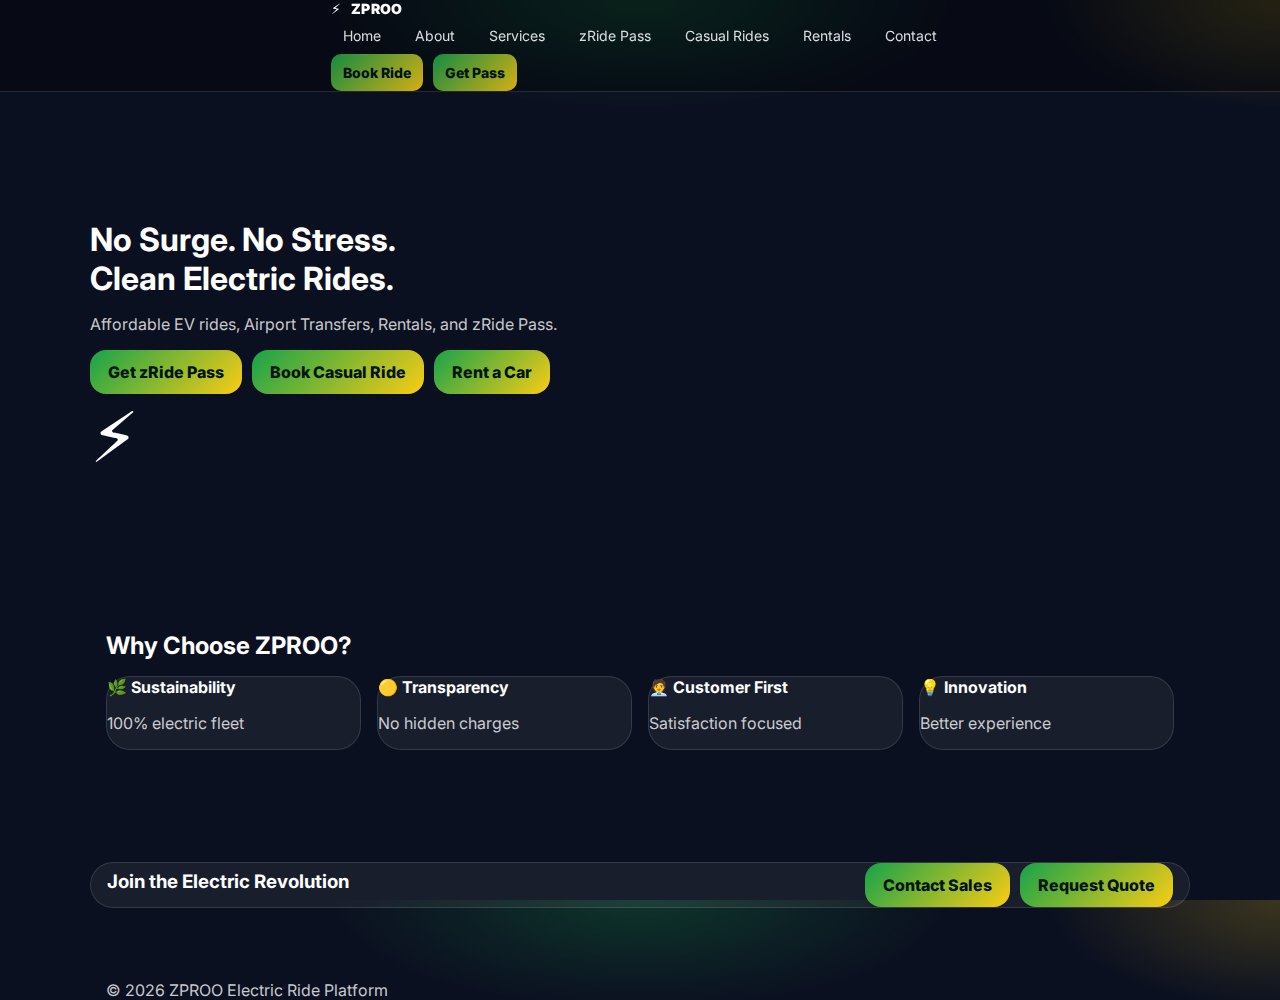
<file: index.html>
<!doctype html>
<html lang="en">
<head>
  <meta charset="utf-8">
  <meta name="viewport" content="width=device-width,initial-scale=1">
  <title>ZPROO — EV Rides</title>
  <link href="https://fonts.googleapis.com/css2?family=Inter:wght@400;600;700;800&display=swap" rel="stylesheet">
  <link rel="stylesheet" href="styles.css">
</head>
<body>

<!-- Header -->
<header class="nav">
  <div class="container inner">
    <div class="logo"><span>⚡</span><b>ZPROO</b></div>
    <nav style="display:flex;gap:10px">
      <a href="index.html">Home</a>
      <a href="about.html">About</a>
      <a href="services.html">Services</a>
      <a href="zride-pass.html">zRide Pass</a>
      <a href="casual-rides.html">Casual Rides</a>
      <a href="rentals.html">Rentals</a>
      <a href="contact.html">Contact</a>
    </nav>
    <div style="display:flex;gap:10px">
      <a class="btn btn-outline" href="casual-rides.html">Book Ride</a>
      <a class="btn" href="zride-pass.html">Get Pass</a>
    </div>
  </div>
</header>

<!-- Hero -->
<section class="section">
  <div class="container hero">
    <div>
      <h1 class="h1">No Surge. No Stress.<br>Clean Electric Rides.</h1>
      <p class="muted">Affordable EV rides, Airport Transfers, Rentals, and zRide Pass.</p>
      <div style="display:flex;gap:10px;flex-wrap:wrap;margin-top:16px">
        <a class="btn" href="zride-pass.html">Get zRide Pass</a>
        <a class="btn btn-yellow" href="casual-rides.html">Book Casual Ride</a>
        <a class="btn btn-outline" href="rentals.html">Rent a Car</a>
      </div>
    </div>
    <div class="hero-card"><b style="font-size:70px">⚡</b></div>
  </div>
</section>

<!-- Why Choose -->
<section class="section">
  <div class="container">
    <h2>Why Choose ZPROO?</h2>
    <div class="grid cols-4" style="margin-top:16px">
      <div class="card">🌿 <b>Sustainability</b><p class="muted">100% electric fleet</p></div>
      <div class="card">🟡 <b>Transparency</b><p class="muted">No hidden charges</p></div>
      <div class="card">🧑‍💼 <b>Customer First</b><p class="muted">Satisfaction focused</p></div>
      <div class="card">💡 <b>Innovation</b><p class="muted">Better experience</p></div>
    </div>
  </div>
</section>

<!-- CTA -->
<section class="section">
  <div class="container card cta">
    <div style="display:flex;justify-content:space-between;align-items:center;flex-wrap:wrap;gap:10px">
      <h3>Join the Electric Revolution</h3>
      <div style="display:flex;gap:10px">
        <a class="btn btn-outline" href="https://forms.gle/company" target="_blank">Contact Sales</a>
        <a class="btn btn-yellow" href="https://forms.gle/company" target="_blank">Request Quote</a>
      </div>
    </div>
  </div>
</section>

<!-- Footer -->
<footer>
  <div class="container">
    <p class="muted">© <span id="year"></span> ZPROO Electric Ride Platform</p>
  </div>
</footer>

<script>document.getElementById('year').textContent=new Date().getFullYear()</script>
</body>
</html>
</file>
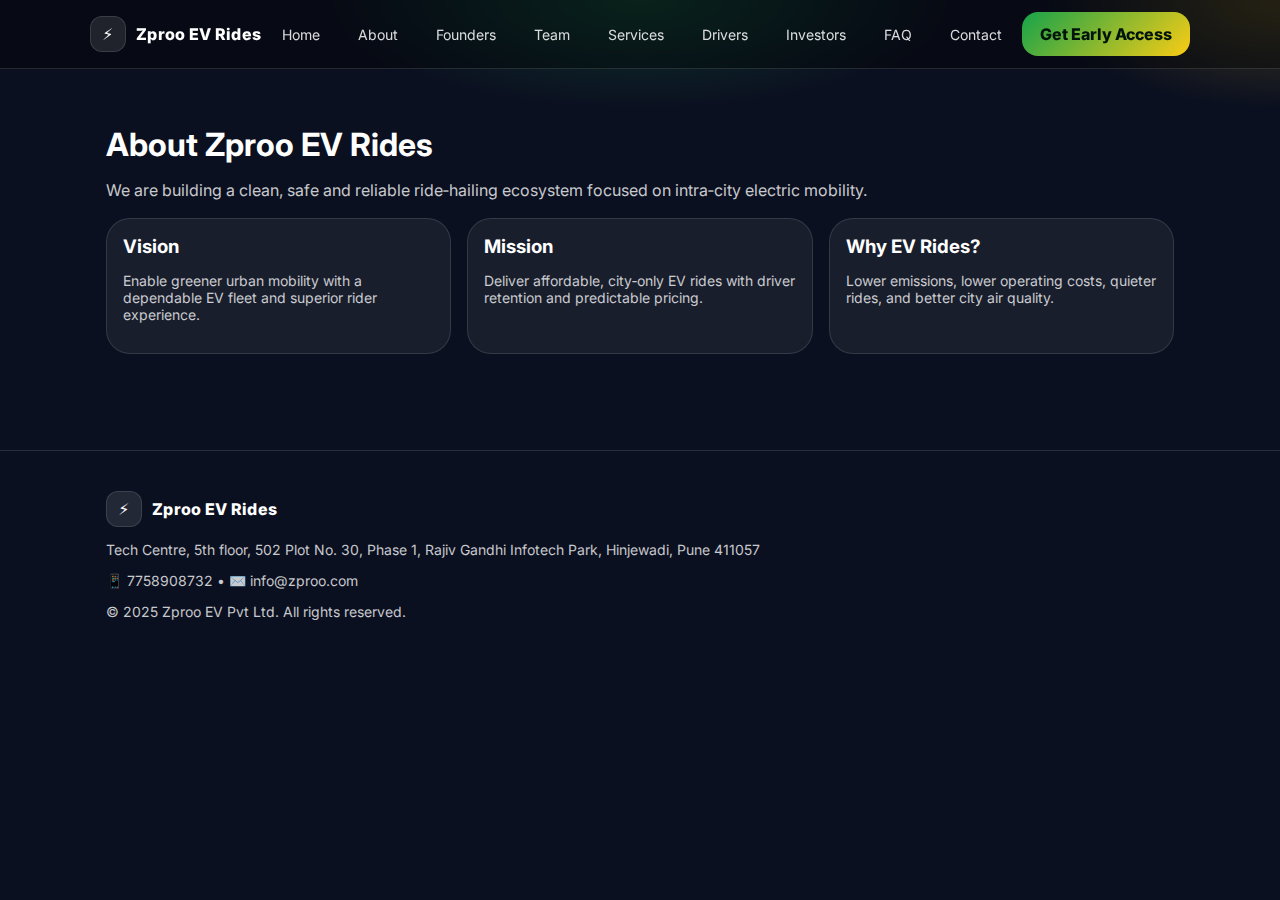
<file: about.html>
<!doctype html>
<html lang="en">
<head>
<meta charset="utf-8">
<meta name="viewport" content="width=device-width, initial-scale=1">
<title>About Company — Zproo EV Rides</title>
<link rel="preconnect" href="https://fonts.googleapis.com">
<link rel="preconnect" href="https://fonts.gstatic.com" crossorigin>
<link href="https://fonts.googleapis.com/css2?family=Inter:wght@400;600;700;800&display=swap" rel="stylesheet">
<link rel="stylesheet" href="styles.css">
</head>
<body>
<header>
  <div class="container" style="display:flex;justify-content:space-between;align-items:center;padding:12px 0;">
    <div class="logo"><span class="logo-badge">⚡</span><span>Zproo EV Rides</span></div>
    <nav class="nav"><a href="index.html">Home</a><a href="about.html">About</a><a href="founders.html">Founders</a><a href="team.html">Team</a><a href="services.html">Services</a><a href="drivers.html">Drivers</a><a href="investors.html">Investors</a><a href="faq.html">FAQ</a><a href="contact.html">Contact</a></nav>
    <a class="btn" href="contact.html">Get Early Access</a>
  </div>
</header>

<section class="section">
  <div class="container">
    <h1>About Zproo EV Rides</h1>
    <p class="muted">We are building a clean, safe and reliable ride‑hailing ecosystem focused on intra‑city electric mobility.</p>
    <div class="grid cols-3" style="margin-top:18px">
      <div class="card" style="padding:16px">
        <h3>Vision</h3>
        <p class="muted small">Enable greener urban mobility with a dependable EV fleet and superior rider experience.</p>
      </div>
      <div class="card" style="padding:16px">
        <h3>Mission</h3>
        <p class="muted small">Deliver affordable, city‑only EV rides with driver retention and predictable pricing.</p>
      </div>
      <div class="card" style="padding:16px">
        <h3>Why EV Rides?</h3>
        <p class="muted small">Lower emissions, lower operating costs, quieter rides, and better city air quality.</p>
      </div>
    </div>
  </div>
</section>

<footer class="footer">
  <div class="container">
    <div class="logo"><span class="logo-badge">⚡</span><span>Zproo EV Rides</span></div>
    <p class="muted small">Tech Centre, 5th floor, 502 Plot No. 30, Phase 1, Rajiv Gandhi Infotech Park, Hinjewadi, Pune 411057</p>
    <p class="muted small">📱 7758908732 • ✉️ info@zproo.com</p>
    <p class="muted small">© 2025 Zproo EV Pvt Ltd. All rights reserved.</p>
  </div>
</footer>
</body>
</html>
</file>
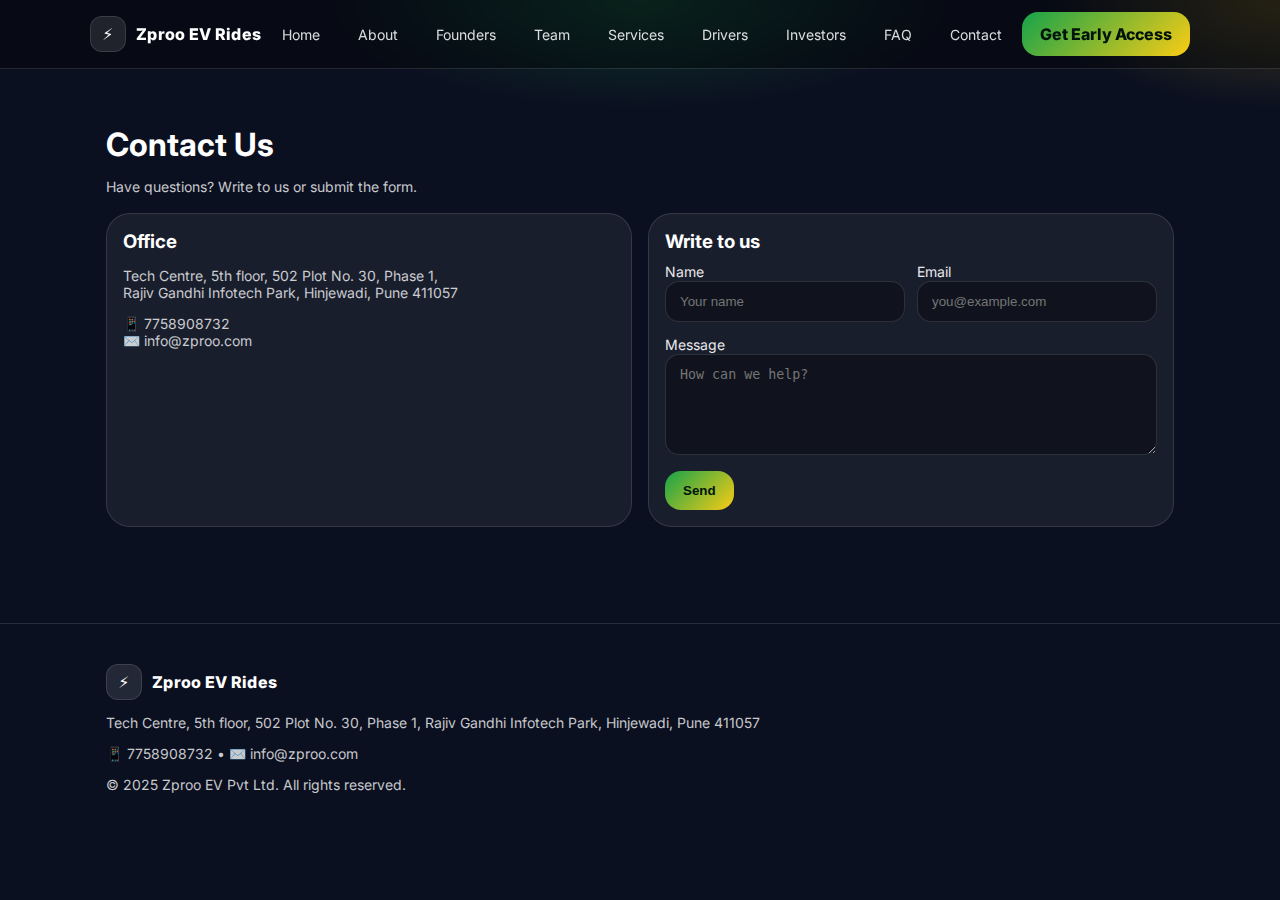
<file: contact.html>
<!doctype html>
<html lang="en">
<head>
<meta charset="utf-8">
<meta name="viewport" content="width=device-width, initial-scale=1">
<title>Contact — Zproo EV Rides</title>
<link rel="preconnect" href="https://fonts.googleapis.com">
<link rel="preconnect" href="https://fonts.gstatic.com" crossorigin>
<link href="https://fonts.googleapis.com/css2?family=Inter:wght@400;600;700;800&display=swap" rel="stylesheet">
<link rel="stylesheet" href="styles.css">
</head>
<body>
<header>
  <div class="container" style="display:flex;justify-content:space-between;align-items:center;padding:12px 0;">
    <div class="logo"><span class="logo-badge">⚡</span><span>Zproo EV Rides</span></div>
    <nav class="nav"><a href="index.html">Home</a><a href="about.html">About</a><a href="founders.html">Founders</a><a href="team.html">Team</a><a href="services.html">Services</a><a href="drivers.html">Drivers</a><a href="investors.html">Investors</a><a href="faq.html">FAQ</a><a href="contact.html">Contact</a></nav>
    <a class="btn" href="contact.html">Get Early Access</a>
  </div>
</header>

<section class="section">
  <div class="container">
    <h1>Contact Us</h1>
    <p class="muted small">Have questions? Write to us or submit the form.</p>
    <div class="grid cols-2" style="margin-top:18px">
      <div class="card" style="padding:16px">
        <h3>Office</h3>
        <p class="muted small">Tech Centre, 5th floor, 502 Plot No. 30, Phase 1,<br>Rajiv Gandhi Infotech Park, Hinjewadi, Pune 411057</p>
        <p class="muted small">📱 7758908732<br>✉️ info@zproo.com</p>
      </div>
      <div class="card" style="padding:16px">
        <h3>Write to us</h3>
        <form onsubmit="event.preventDefault(); alert('Thanks! We\'ll get back to you.');">
          <div class="form-row">
            <div><label>Name</label><input required placeholder="Your name"></div>
            <div><label>Email</label><input required type="email" placeholder="you@example.com"></div>
          </div>
          <div style="margin-top:12px"><label>Message</label><textarea rows="5" placeholder="How can we help?"></textarea></div>
          <div style="margin-top:12px"><button class="btn" type="submit">Send</button></div>
        </form>
      </div>
    </div>
  </div>
</section>

<footer class="footer">
  <div class="container">
    <div class="logo"><span class="logo-badge">⚡</span><span>Zproo EV Rides</span></div>
    <p class="muted small">Tech Centre, 5th floor, 502 Plot No. 30, Phase 1, Rajiv Gandhi Infotech Park, Hinjewadi, Pune 411057</p>
    <p class="muted small">📱 7758908732 • ✉️ info@zproo.com</p>
    <p class="muted small">© 2025 Zproo EV Pvt Ltd. All rights reserved.</p>
  </div>
</footer>
</body>
</html>
</file>
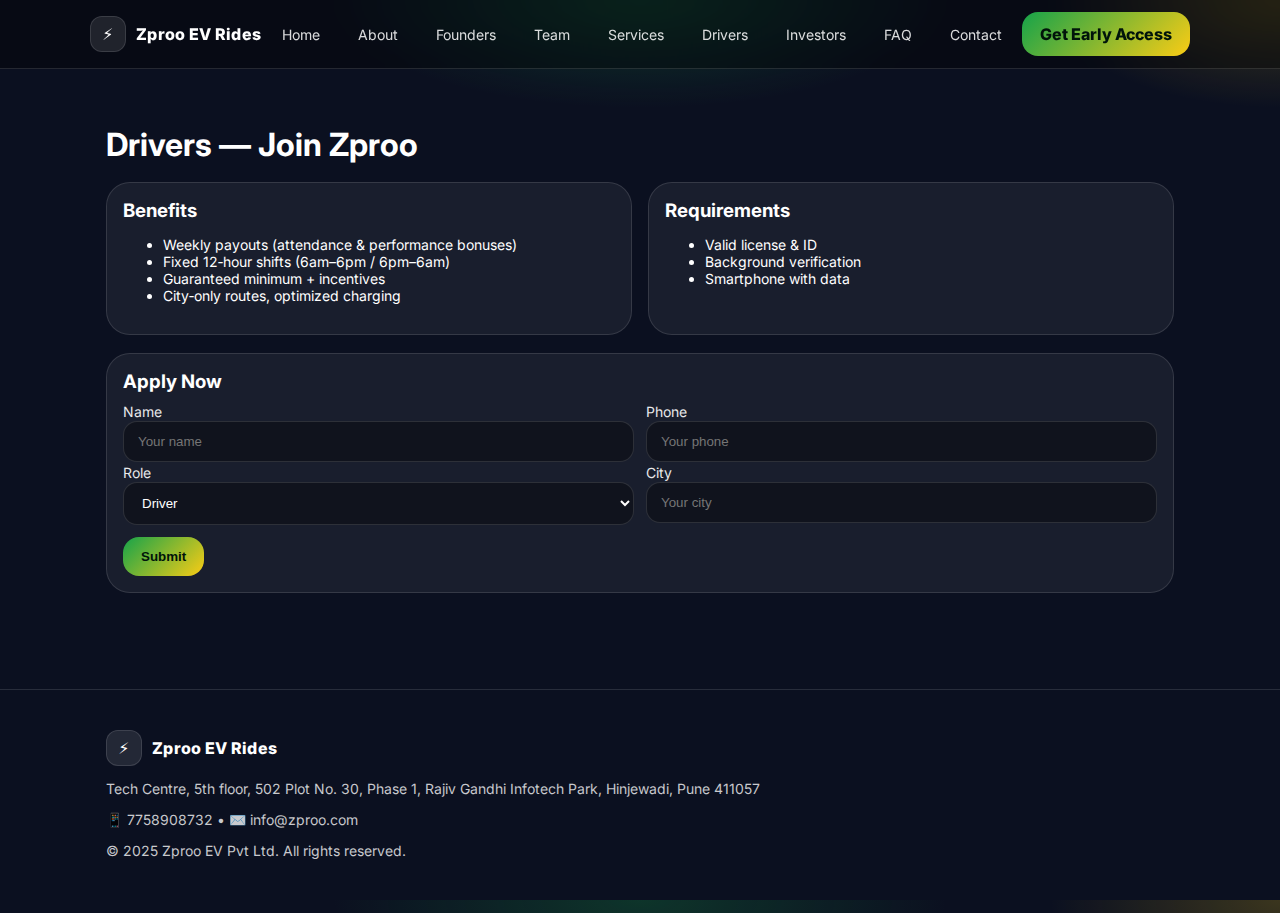
<file: drivers.html>
<!doctype html>
<html lang="en">
<head>
<meta charset="utf-8">
<meta name="viewport" content="width=device-width, initial-scale=1">
<title>Drivers — Join Us — Zproo EV Rides</title>
<link rel="preconnect" href="https://fonts.googleapis.com">
<link rel="preconnect" href="https://fonts.gstatic.com" crossorigin>
<link href="https://fonts.googleapis.com/css2?family=Inter:wght@400;600;700;800&display=swap" rel="stylesheet">
<link rel="stylesheet" href="styles.css">
</head>
<body>
<header>
  <div class="container" style="display:flex;justify-content:space-between;align-items:center;padding:12px 0;">
    <div class="logo"><span class="logo-badge">⚡</span><span>Zproo EV Rides</span></div>
    <nav class="nav"><a href="index.html">Home</a><a href="about.html">About</a><a href="founders.html">Founders</a><a href="team.html">Team</a><a href="services.html">Services</a><a href="drivers.html">Drivers</a><a href="investors.html">Investors</a><a href="faq.html">FAQ</a><a href="contact.html">Contact</a></nav>
    <a class="btn" href="contact.html">Get Early Access</a>
  </div>
</header>

<section class="section">
  <div class="container">
    <h1>Drivers — Join Zproo</h1>
    <div class="grid cols-2" style="margin-top:18px">
      <div class="card" style="padding:16px">
        <h3>Benefits</h3>
        <ul class="small">
          <li>Weekly payouts (attendance & performance bonuses)</li>
          <li>Fixed 12‑hour shifts (6am–6pm / 6pm–6am)</li>
          <li>Guaranteed minimum + incentives</li>
          <li>City‑only routes, optimized charging</li>
        </ul>
      </div>
      <div class="card" style="padding:16px">
        <h3>Requirements</h3>
        <ul class="small">
          <li>Valid license & ID</li>
          <li>Background verification</li>
          <li>Smartphone with data</li>
        </ul>
      </div>
    </div>
    <div class="card" style="padding:16px;margin-top:18px">
      <h3>Apply Now</h3>
      <form onsubmit="event.preventDefault(); alert('Thanks! We\'ll contact you.');">
        <div class="form-row">
          <div><label>Name</label><input required placeholder="Your name"></div>
          <div><label>Phone</label><input required placeholder="Your phone"></div>
        </div>
        <div class="form-row">
          <div>
            <label>Role</label>
            <select>
              <option>Driver</option>
              <option>Operations</option>
              <option>Company Office (Support)</option>
            </select>
          </div>
          <div><label>City</label><input placeholder="Your city"></div>
        </div>
        <div style="margin-top:12px"><button class="btn" type="submit">Submit</button></div>
      </form>
    </div>
  </div>
</section>

<footer class="footer">
  <div class="container">
    <div class="logo"><span class="logo-badge">⚡</span><span>Zproo EV Rides</span></div>
    <p class="muted small">Tech Centre, 5th floor, 502 Plot No. 30, Phase 1, Rajiv Gandhi Infotech Park, Hinjewadi, Pune 411057</p>
    <p class="muted small">📱 7758908732 • ✉️ info@zproo.com</p>
    <p class="muted small">© 2025 Zproo EV Pvt Ltd. All rights reserved.</p>
  </div>
</footer>
</body>
</html>
</file>
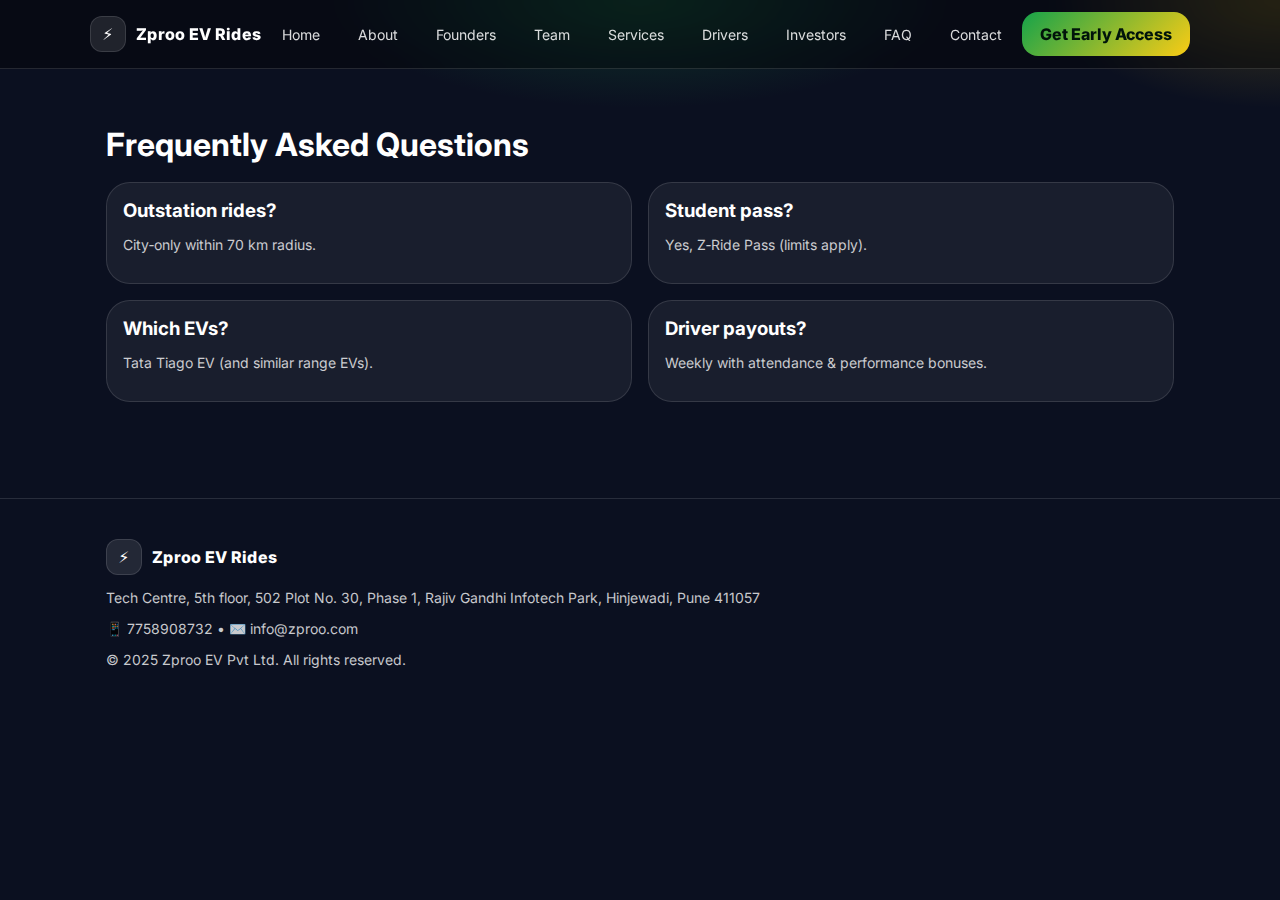
<file: faq.html>
<!doctype html>
<html lang="en">
<head>
<meta charset="utf-8">
<meta name="viewport" content="width=device-width, initial-scale=1">
<title>FAQ — Zproo EV Rides</title>
<link rel="preconnect" href="https://fonts.googleapis.com">
<link rel="preconnect" href="https://fonts.gstatic.com" crossorigin>
<link href="https://fonts.googleapis.com/css2?family=Inter:wght@400;600;700;800&display=swap" rel="stylesheet">
<link rel="stylesheet" href="styles.css">
</head>
<body>
<header>
  <div class="container" style="display:flex;justify-content:space-between;align-items:center;padding:12px 0;">
    <div class="logo"><span class="logo-badge">⚡</span><span>Zproo EV Rides</span></div>
    <nav class="nav"><a href="index.html">Home</a><a href="about.html">About</a><a href="founders.html">Founders</a><a href="team.html">Team</a><a href="services.html">Services</a><a href="drivers.html">Drivers</a><a href="investors.html">Investors</a><a href="faq.html">FAQ</a><a href="contact.html">Contact</a></nav>
    <a class="btn" href="contact.html">Get Early Access</a>
  </div>
</header>

<section class="section">
  <div class="container">
    <h1>Frequently Asked Questions</h1>
    <div class="grid cols-2" style="margin-top:18px">
      <div class="card" style="padding:16px"><h3>Outstation rides?</h3><p class="muted small">City‑only within 70 km radius.</p></div>
      <div class="card" style="padding:16px"><h3>Student pass?</h3><p class="muted small">Yes, Z‑Ride Pass (limits apply).</p></div>
      <div class="card" style="padding:16px"><h3>Which EVs?</h3><p class="muted small">Tata Tiago EV (and similar range EVs).</p></div>
      <div class="card" style="padding:16px"><h3>Driver payouts?</h3><p class="muted small">Weekly with attendance & performance bonuses.</p></div>
    </div>
  </div>
</section>

<footer class="footer">
  <div class="container">
    <div class="logo"><span class="logo-badge">⚡</span><span>Zproo EV Rides</span></div>
    <p class="muted small">Tech Centre, 5th floor, 502 Plot No. 30, Phase 1, Rajiv Gandhi Infotech Park, Hinjewadi, Pune 411057</p>
    <p class="muted small">📱 7758908732 • ✉️ info@zproo.com</p>
    <p class="muted small">© 2025 Zproo EV Pvt Ltd. All rights reserved.</p>
  </div>
</footer>
</body>
</html>
</file>
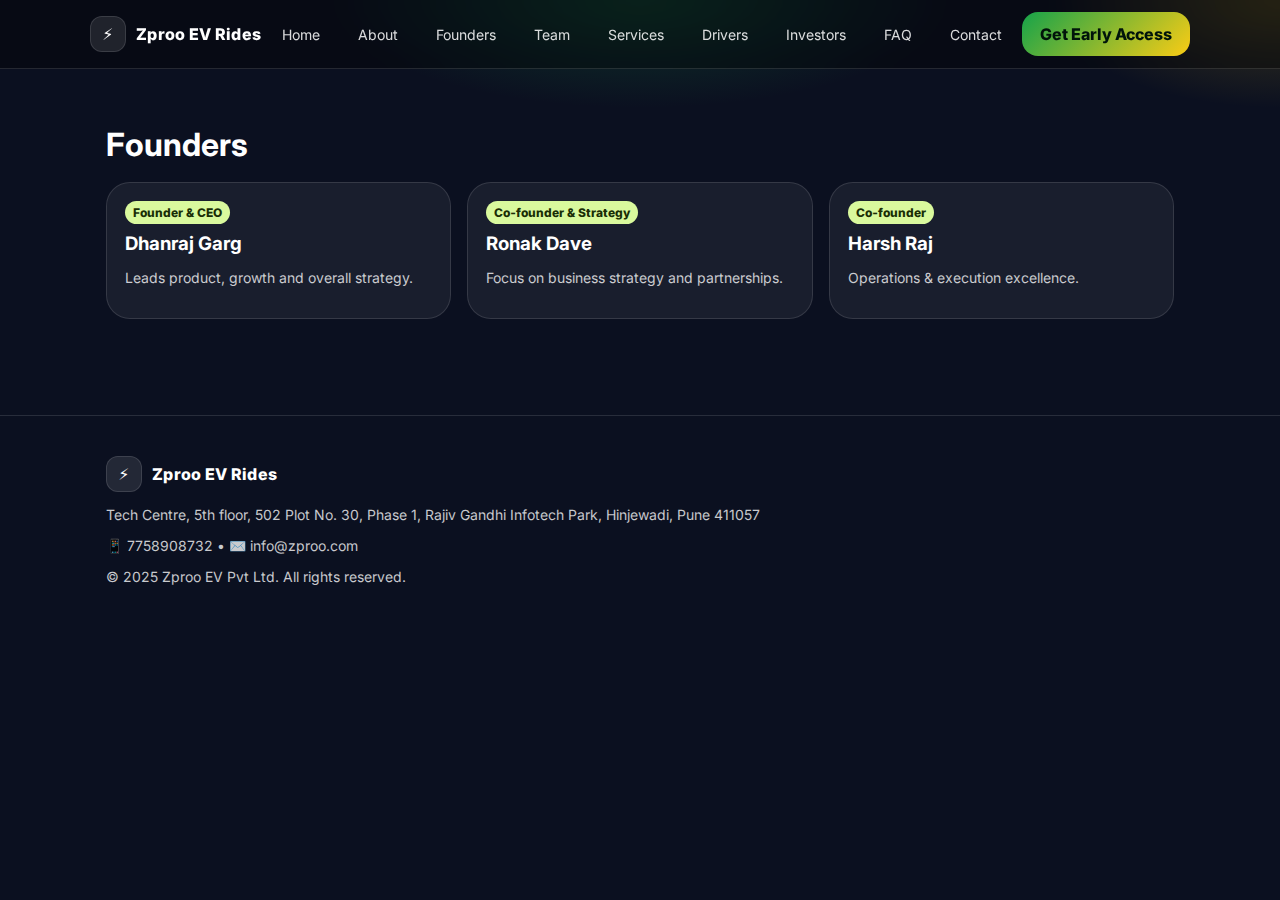
<file: founders.html>
<!doctype html>
<html lang="en">
<head>
<meta charset="utf-8">
<meta name="viewport" content="width=device-width, initial-scale=1">
<title>Founders — Zproo EV Rides</title>
<link rel="preconnect" href="https://fonts.googleapis.com">
<link rel="preconnect" href="https://fonts.gstatic.com" crossorigin>
<link href="https://fonts.googleapis.com/css2?family=Inter:wght@400;600;700;800&display=swap" rel="stylesheet">
<link rel="stylesheet" href="styles.css">
</head>
<body>
<header>
  <div class="container" style="display:flex;justify-content:space-between;align-items:center;padding:12px 0;">
    <div class="logo"><span class="logo-badge">⚡</span><span>Zproo EV Rides</span></div>
    <nav class="nav"><a href="index.html">Home</a><a href="about.html">About</a><a href="founders.html">Founders</a><a href="team.html">Team</a><a href="services.html">Services</a><a href="drivers.html">Drivers</a><a href="investors.html">Investors</a><a href="faq.html">FAQ</a><a href="contact.html">Contact</a></nav>
    <a class="btn" href="contact.html">Get Early Access</a>
  </div>
</header>

<section class="section">
  <div class="container">
    <h1>Founders</h1>
    <div class="grid cols-3" style="margin-top:18px">
      <div class="card" style="padding:18px">
        <span class="badge" style="margin-bottom:8px">Founder & CEO</span>
        <h3>Dhanraj Garg</h3>
        <p class="muted small">Leads product, growth and overall strategy.</p>
      </div>
      <div class="card" style="padding:18px">
        <span class="badge" style="margin-bottom:8px">Co‑founder & Strategy</span>
        <h3>Ronak Dave</h3>
        <p class="muted small">Focus on business strategy and partnerships.</p>
      </div>
      <div class="card" style="padding:18px">
        <span class="badge" style="margin-bottom:8px">Co‑founder</span>
        <h3>Harsh Raj</h3>
        <p class="muted small">Operations & execution excellence.</p>
      </div>
    </div>
  </div>
</section>

<footer class="footer">
  <div class="container">
    <div class="logo"><span class="logo-badge">⚡</span><span>Zproo EV Rides</span></div>
    <p class="muted small">Tech Centre, 5th floor, 502 Plot No. 30, Phase 1, Rajiv Gandhi Infotech Park, Hinjewadi, Pune 411057</p>
    <p class="muted small">📱 7758908732 • ✉️ info@zproo.com</p>
    <p class="muted small">© 2025 Zproo EV Pvt Ltd. All rights reserved.</p>
  </div>
</footer>
</body>
</html>
</file>
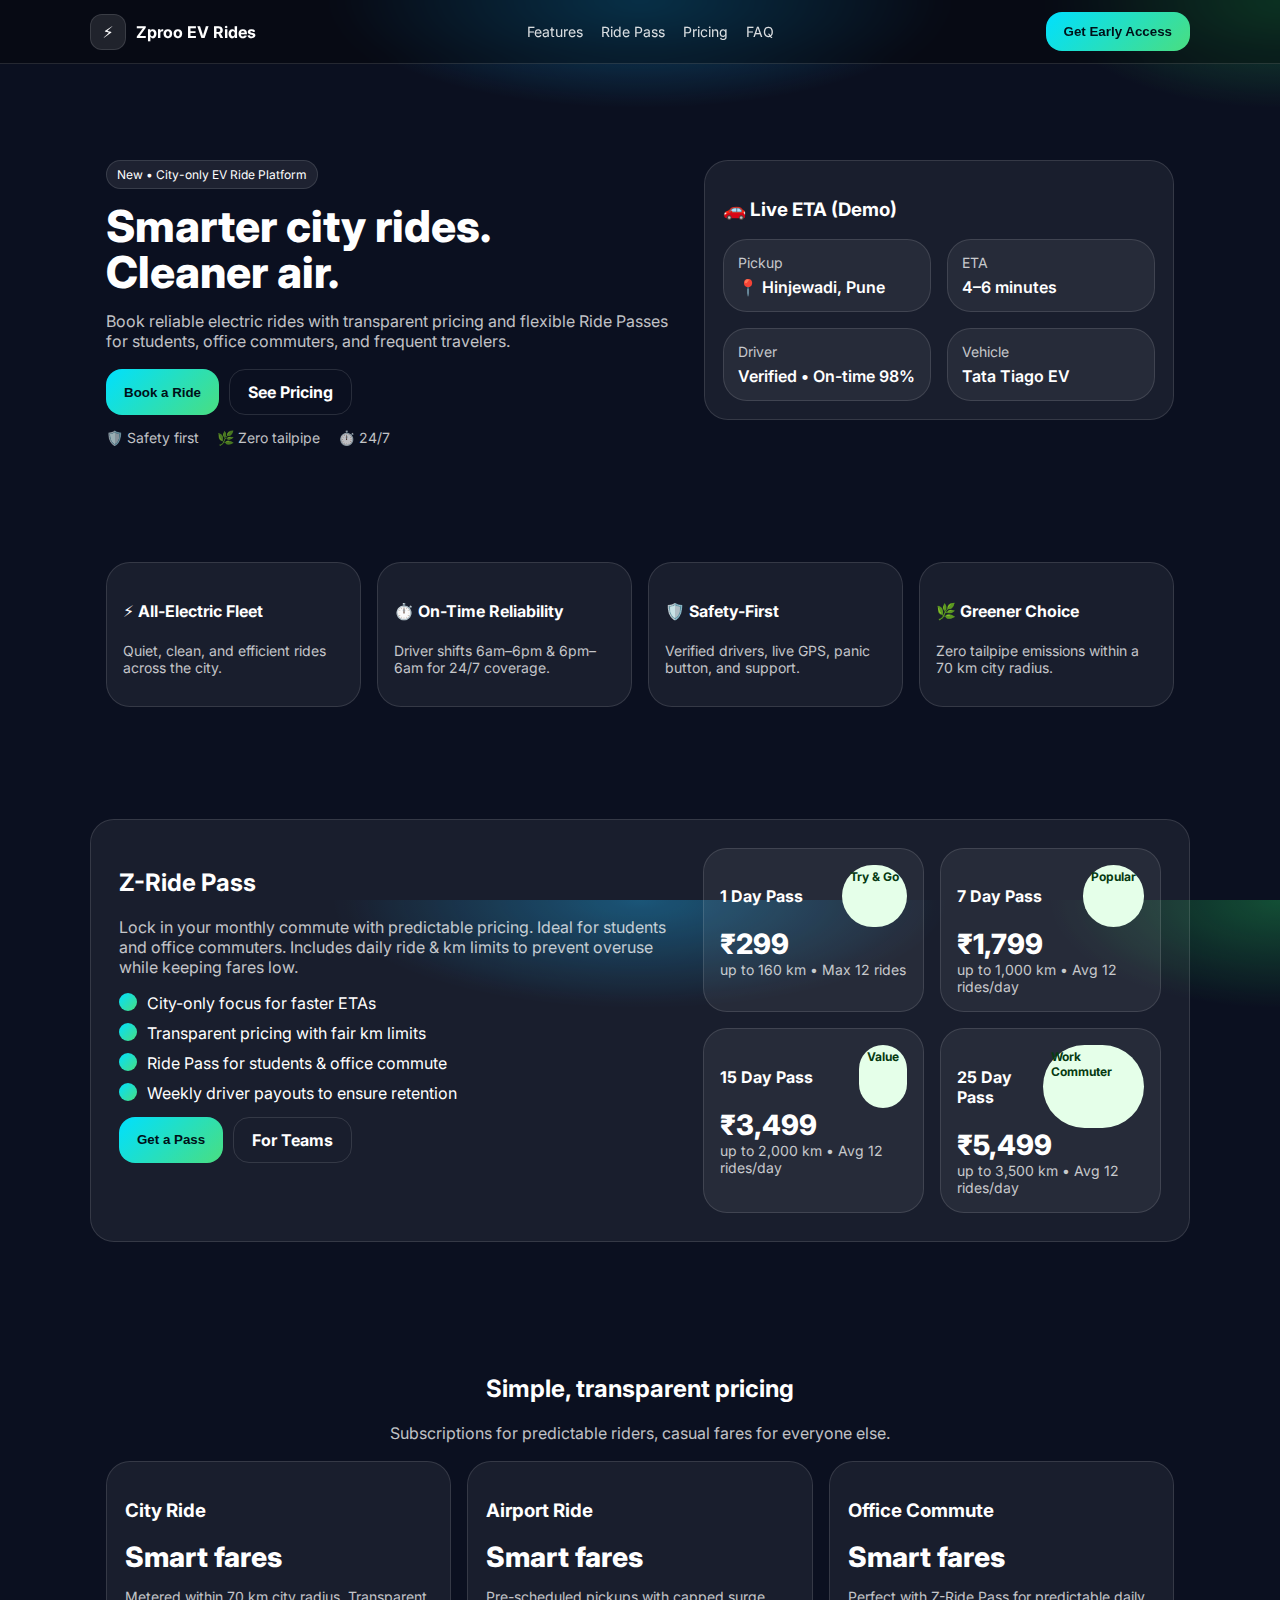
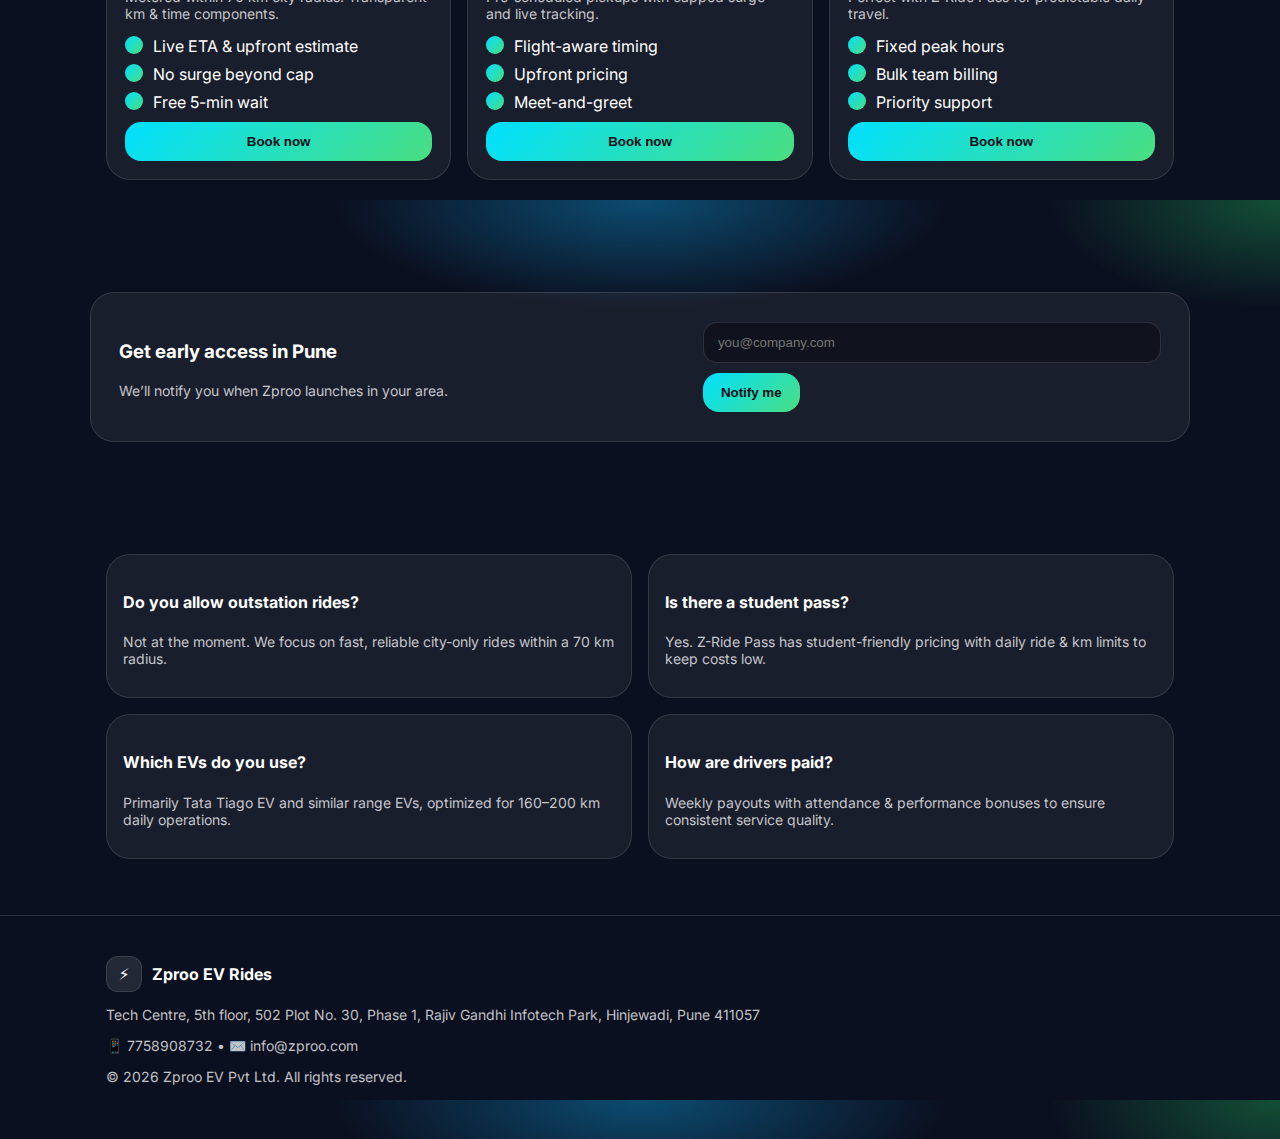
<file: index (1).html>
<!doctype html>
<html lang="en">
<head>
  <meta charset="utf-8">
  <meta name="viewport" content="width=device-width, initial-scale=1">
  <title>Zproo EV Rides — City-only Electric Rides</title>
  <meta name="description" content="Smarter city rides. Cleaner air. Transparent pricing and flexible Ride Passes for students and office commuters.">
  <link rel="preconnect" href="https://fonts.googleapis.com">
  <link rel="preconnect" href="https://fonts.gstatic.com" crossorigin>
  <link href="https://fonts.googleapis.com/css2?family=Inter:wght@400;600;700;800&display=swap" rel="stylesheet">
  <style>
    :root{
      --bg:#0b1020;
      --card:rgba(255,255,255,0.06);
      --muted:rgba(255,255,255,0.75);
      --line:rgba(255,255,255,0.12);
      --accent1:#00e0ff;
      --accent2:#22c55e;
    }
    *{box-sizing:border-box}
    html,body{margin:0;height:100%;scroll-behavior:smooth}
    body{
      font-family:Inter,system-ui,-apple-system,Segoe UI,Roboto,Arial;
      color:#fff;
      background: radial-gradient(40% 20% at 50% 0%, rgba(14,165,233,.4), transparent 60%),
                 radial-gradient(30% 20% at 100% 0%, rgba(34,197,94,.35), transparent 60%),
                 var(--bg);
    }
    a{color:inherit;text-decoration:none}
    .container{max-width:1100px;margin:0 auto;padding:0 16px}
    .btn{background:linear-gradient(135deg,var(--accent1),#4ade80);border:0;padding:12px 18px;border-radius:16px;color:#001018;font-weight:700;cursor:pointer}
    .btn.secondary{background:transparent;border:1px solid var(--line);color:#fff}
    header{position:sticky;top:0;background:rgba(0,0,0,.35);backdrop-filter:blur(10px);border-bottom:1px solid var(--line);z-index:10}
    nav a{opacity:.85}
    nav a:hover{opacity:1}
    .row{display:grid;grid-template-columns:1fr;gap:24px}
    @media(min-width:900px){.row{grid-template-columns:1.1fr .9fr}}
    .card{background:var(--card);border:1px solid var(--line);border-radius:24px}
    .pill{display:inline-block;border:1px solid var(--line);background:rgba(255,255,255,.08);padding:6px 10px;border-radius:999px;font-size:12px}
    .list{list-style:none;padding:0;margin:0}
    .list li{display:flex;gap:10px;align-items:flex-start}
    .check{display:inline-block;min-width:18px;height:18px;border-radius:50%;background:linear-gradient(135deg,var(--accent1),#4ade80)}
    .muted{color:var(--muted)}
    .grid{display:grid;gap:16px}
    @media(min-width:900px){.grid.cols-4{grid-template-columns:repeat(4,1fr)}}
    @media(min-width:700px){.grid.cols-3{grid-template-columns:repeat(3,1fr)} .grid.cols-2{grid-template-columns:repeat(2,1fr)}}
    .hero{padding:64px 0 36px}
    @media(min-width:900px){.hero{padding:96px 0 60px}}
    .footer{border-top:1px solid var(--line);padding:40px 0}
    input[type=email]{width:100%;padding:12px 14px;border-radius:14px;border:1px solid var(--line);background:rgba(0,0,0,.35);color:#fff}
    .tag{font-size:12px;border-radius:999px;padding:4px 8px;background:#e5ffe9;color:#063a12;font-weight:700;display:inline-block}
    .price{font-size:28px;font-weight:800}
    .small{font-size:14px}
    .logo{display:flex;align-items:center;gap:10px;font-weight:700}
    .logo-badge{display:grid;place-content:center;height:36px;width:36px;border-radius:12px;background:rgba(255,255,255,.1);border:1px solid var(--line)}
    .section{padding:56px 0}
    .cta{padding:28px}
  </style>
</head>
<body>
  <!-- Header -->
  <header>
    <div class="container" style="display:flex;justify-content:space-between;align-items:center;padding:12px 0;">
      <div class="logo"><span class="logo-badge">⚡</span><span>Zproo EV Rides</span></div>
      <nav style="display:flex;gap:18px;font-size:14px">
        <a href="#features">Features</a>
        <a href="#pass">Ride Pass</a>
        <a href="#pricing">Pricing</a>
        <a href="#faq">FAQ</a>
      </nav>
      <button class="btn" onclick="document.getElementById('cta').scrollIntoView({behavior:'smooth'})">Get Early Access</button>
    </div>
  </header>

  <!-- Hero -->
  <section class="hero">
    <div class="container row">
      <div>
        <span class="pill">New • City-only EV Ride Platform</span>
        <h1 style="font-size:44px;line-height:1.05;margin:14px 0 8px;font-weight:800">Smarter city rides.<br>Cleaner air.</h1>
        <p class="muted" style="max-width:580px">Book reliable electric rides with transparent pricing and flexible Ride Passes for students, office commuters, and frequent travelers.</p>
        <div style="display:flex;gap:10px;margin-top:18px;flex-wrap:wrap">
          <button class="btn">Book a Ride</button>
          <a class="btn secondary" href="#pricing">See Pricing</a>
        </div>
        <div class="muted small" style="display:flex;gap:18px;margin-top:14px;flex-wrap:wrap">
          <span>🛡️ Safety first</span><span>🌿 Zero tailpipe</span><span>⏱️ 24/7</span>
        </div>
      </div>
      <div>
        <div class="card" style="padding:18px">
          <h3>🚗 Live ETA (Demo)</h3>
          <div class="grid cols-2">
            <div class="card" style="padding:14px"><div class="muted small">Pickup</div><div style="margin-top:6px;font-weight:600">📍 Hinjewadi, Pune</div></div>
            <div class="card" style="padding:14px"><div class="muted small">ETA</div><div style="margin-top:6px;font-weight:600">4–6 minutes</div></div>
            <div class="card" style="padding:14px"><div class="muted small">Driver</div><div style="margin-top:6px;font-weight:600">Verified • On-time 98%</div></div>
            <div class="card" style="padding:14px"><div class="muted small">Vehicle</div><div style="margin-top:6px;font-weight:600">Tata Tiago EV</div></div>
          </div>
        </div>
      </div>
    </div>
  </section>

  <!-- Features -->
  <section id="features" class="section">
    <div class="container grid cols-4">
      <div class="card" style="padding:16px"><h4>⚡ All-Electric Fleet</h4><p class="muted small">Quiet, clean, and efficient rides across the city.</p></div>
      <div class="card" style="padding:16px"><h4>⏱️ On-Time Reliability</h4><p class="muted small">Driver shifts 6am–6pm & 6pm–6am for 24/7 coverage.</p></div>
      <div class="card" style="padding:16px"><h4>🛡️ Safety-First</h4><p class="muted small">Verified drivers, live GPS, panic button, and support.</p></div>
      <div class="card" style="padding:16px"><h4>🌿 Greener Choice</h4><p class="muted small">Zero tailpipe emissions within a 70 km city radius.</p></div>
    </div>
  </section>

  <!-- Ride Pass -->
  <section id="pass" class="section">
    <div class="container card" style="padding:28px">
      <div class="row">
        <div>
          <h2>Z-Ride Pass</h2>
          <p class="muted">Lock in your monthly commute with predictable pricing. Ideal for students and office commuters. Includes daily ride & km limits to prevent overuse while keeping fares low.</p>
          <ul class="list" style="margin-top:14px;gap:10px;display:grid">
            <li><span class="check"></span><span>City-only focus for faster ETAs</span></li>
            <li><span class="check"></span><span>Transparent pricing with fair km limits</span></li>
            <li><span class="check"></span><span>Ride Pass for students & office commute</span></li>
            <li><span class="check"></span><span>Weekly driver payouts to ensure retention</span></li>
          </ul>
          <div style="display:flex;gap:10px;margin-top:14px;flex-wrap:wrap">
            <button class="btn">Get a Pass</button>
            <a class="btn secondary" href="#cta">For Teams</a>
          </div>
        </div>
        <div class="grid cols-2">
          <div class="card" style="padding:16px"><div style="display:flex;justify-content:space-between"><h4>1 Day Pass</h4><span class="tag">Try & Go</span></div><div class="price">₹299</div><div class="muted small">up to 160 km • Max 12 rides</div></div>
          <div class="card" style="padding:16px"><div style="display:flex;justify-content:space-between"><h4>7 Day Pass</h4><span class="tag">Popular</span></div><div class="price">₹1,799</div><div class="muted small">up to 1,000 km • Avg 12 rides/day</div></div>
          <div class="card" style="padding:16px"><div style="display:flex;justify-content:space-between"><h4>15 Day Pass</h4><span class="tag">Value</span></div><div class="price">₹3,499</div><div class="muted small">up to 2,000 km • Avg 12 rides/day</div></div>
          <div class="card" style="padding:16px"><div style="display:flex;justify-content:space-between"><h4>25 Day Pass</h4><span class="tag">Work Commuter</span></div><div class="price">₹5,499</div><div class="muted small">up to 3,500 km • Avg 12 rides/day</div></div>
        </div>
      </div>
    </div>
  </section>

  <!-- Pricing -->
  <section id="pricing" class="section">
    <div class="container">
      <h2 style="text-align:center">Simple, transparent pricing</h2>
      <p class="muted" style="text-align:center">Subscriptions for predictable riders, casual fares for everyone else.</p>
      <div class="grid cols-3" style="margin-top:18px">
        <div class="card" style="padding:18px"><h3>City Ride</h3><div class="price">Smart fares</div><p class="muted small">Metered within 70 km city radius. Transparent km & time components.</p><ul class="list" style="display:grid;gap:8px;margin-top:8px"><li><span class="check"></span><span>Live ETA & upfront estimate</span></li><li><span class="check"></span><span>No surge beyond cap</span></li><li><span class="check"></span><span>Free 5-min wait</span></li></ul><button class="btn" style="width:100%;margin-top:10px">Book now</button></div>
        <div class="card" style="padding:18px"><h3>Airport Ride</h3><div class="price">Smart fares</div><p class="muted small">Pre-scheduled pickups with capped surge and live tracking.</p><ul class="list" style="display:grid;gap:8px;margin-top:8px"><li><span class="check"></span><span>Flight-aware timing</span></li><li><span class="check"></span><span>Upfront pricing</span></li><li><span class="check"></span><span>Meet-and-greet</span></li></ul><button class="btn" style="width:100%;margin-top:10px">Book now</button></div>
        <div class="card" style="padding:18px"><h3>Office Commute</h3><div class="price">Smart fares</div><p class="muted small">Perfect with Z-Ride Pass for predictable daily travel.</p><ul class="list" style="display:grid;gap:8px;margin-top:8px"><li><span class="check"></span><span>Fixed peak hours</span></li><li><span class="check"></span><span>Bulk team billing</span></li><li><span class="check"></span><span>Priority support</span></li></ul><button class="btn" style="width:100%;margin-top:10px">Book now</button></div>
      </div>
    </div>
  </section>

  <!-- CTA -->
  <section id="cta" class="section">
    <div class="container card cta">
      <div class="row">
        <div><h3>Get early access in Pune</h3><p class="muted small">We’ll notify you when Zproo launches in your area.</p></div>
        <form onsubmit="event.preventDefault(); alert('Thanks! We\\'ll reach out at ' + document.getElementById('email').value);" style="display:flex;gap:10px;flex-wrap:wrap;align-items:center">
          <input id="email" type="email" placeholder="you@company.com" required>
          <button class="btn" type="submit">Notify me</button>
        </form>
      </div>
    </div>
  </section>

  <!-- FAQ -->
  <section id="faq" class="section">
    <div class="container grid cols-2">
      <div class="card" style="padding:16px"><h4>Do you allow outstation rides?</h4><p class="muted small">Not at the moment. We focus on fast, reliable city-only rides within a 70 km radius.</p></div>
      <div class="card" style="padding:16px"><h4>Is there a student pass?</h4><p class="muted small">Yes. Z-Ride Pass has student-friendly pricing with daily ride & km limits to keep costs low.</p></div>
      <div class="card" style="padding:16px"><h4>Which EVs do you use?</h4><p class="muted small">Primarily Tata Tiago EV and similar range EVs, optimized for 160–200 km daily operations.</p></div>
      <div class="card" style="padding:16px"><h4>How are drivers paid?</h4><p class="muted small">Weekly payouts with attendance & performance bonuses to ensure consistent service quality.</p></div>
    </div>
  </section>

  <!-- Footer -->
  <footer class="footer">
    <div class="container"><div class="logo"><span class="logo-badge">⚡</span><span>Zproo EV Rides</span></div>
      <p class="muted small">Tech Centre, 5th floor, 502 Plot No. 30, Phase 1, Rajiv Gandhi Infotech Park, Hinjewadi, Pune 411057</p>
      <p class="muted small">📱 7758908732 • ✉️ info@zproo.com</p>
      <p class="muted small">© <span id="year"></span> Zproo EV Pvt Ltd. All rights reserved.</p>
    </div>
  </footer>

  <script>document.getElementById('year').textContent = new Date().getFullYear();</script>
</body>
</html>
</file>
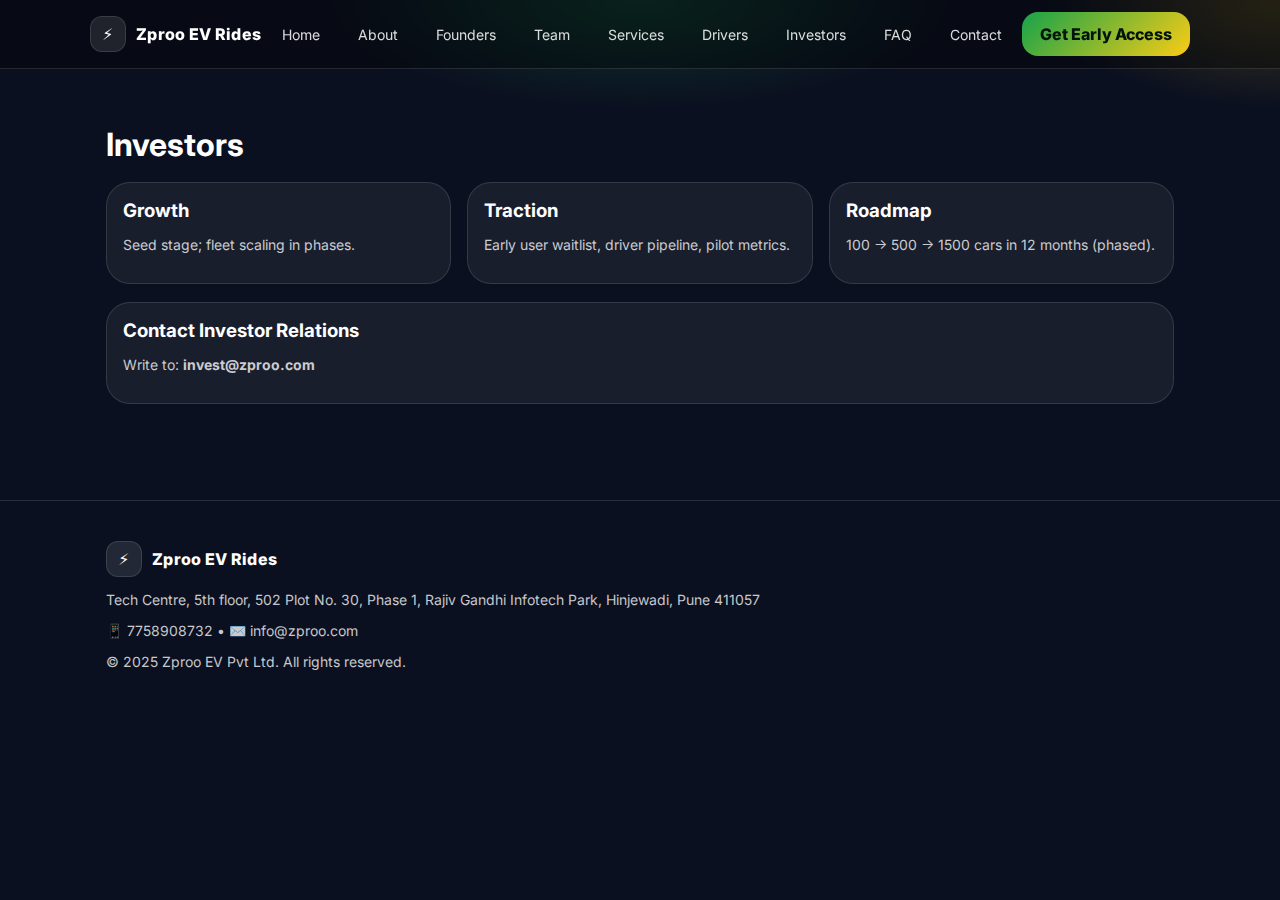
<file: investors.html>
<!doctype html>
<html lang="en">
<head>
<meta charset="utf-8">
<meta name="viewport" content="width=device-width, initial-scale=1">
<title>Investors — Zproo EV Rides</title>
<link rel="preconnect" href="https://fonts.googleapis.com">
<link rel="preconnect" href="https://fonts.gstatic.com" crossorigin>
<link href="https://fonts.googleapis.com/css2?family=Inter:wght@400;600;700;800&display=swap" rel="stylesheet">
<link rel="stylesheet" href="styles.css">
</head>
<body>
<header>
  <div class="container" style="display:flex;justify-content:space-between;align-items:center;padding:12px 0;">
    <div class="logo"><span class="logo-badge">⚡</span><span>Zproo EV Rides</span></div>
    <nav class="nav"><a href="index.html">Home</a><a href="about.html">About</a><a href="founders.html">Founders</a><a href="team.html">Team</a><a href="services.html">Services</a><a href="drivers.html">Drivers</a><a href="investors.html">Investors</a><a href="faq.html">FAQ</a><a href="contact.html">Contact</a></nav>
    <a class="btn" href="contact.html">Get Early Access</a>
  </div>
</header>

<section class="section">
  <div class="container">
    <h1>Investors</h1>
    <div class="grid cols-3" style="margin-top:18px">
      <div class="card" style="padding:16px"><h3>Growth</h3><p class="muted small">Seed stage; fleet scaling in phases.</p></div>
      <div class="card" style="padding:16px"><h3>Traction</h3><p class="muted small">Early user waitlist, driver pipeline, pilot metrics.</p></div>
      <div class="card" style="padding:16px"><h3>Roadmap</h3><p class="muted small">100 → 500 → 1500 cars in 12 months (phased).</p></div>
    </div>
    <div class="card" style="padding:16px;margin-top:18px">
      <h3>Contact Investor Relations</h3>
      <p class="small muted">Write to: <b>invest@zproo.com</b></p>
    </div>
  </div>
</section>

<footer class="footer">
  <div class="container">
    <div class="logo"><span class="logo-badge">⚡</span><span>Zproo EV Rides</span></div>
    <p class="muted small">Tech Centre, 5th floor, 502 Plot No. 30, Phase 1, Rajiv Gandhi Infotech Park, Hinjewadi, Pune 411057</p>
    <p class="muted small">📱 7758908732 • ✉️ info@zproo.com</p>
    <p class="muted small">© 2025 Zproo EV Pvt Ltd. All rights reserved.</p>
  </div>
</footer>
</body>
</html>
</file>
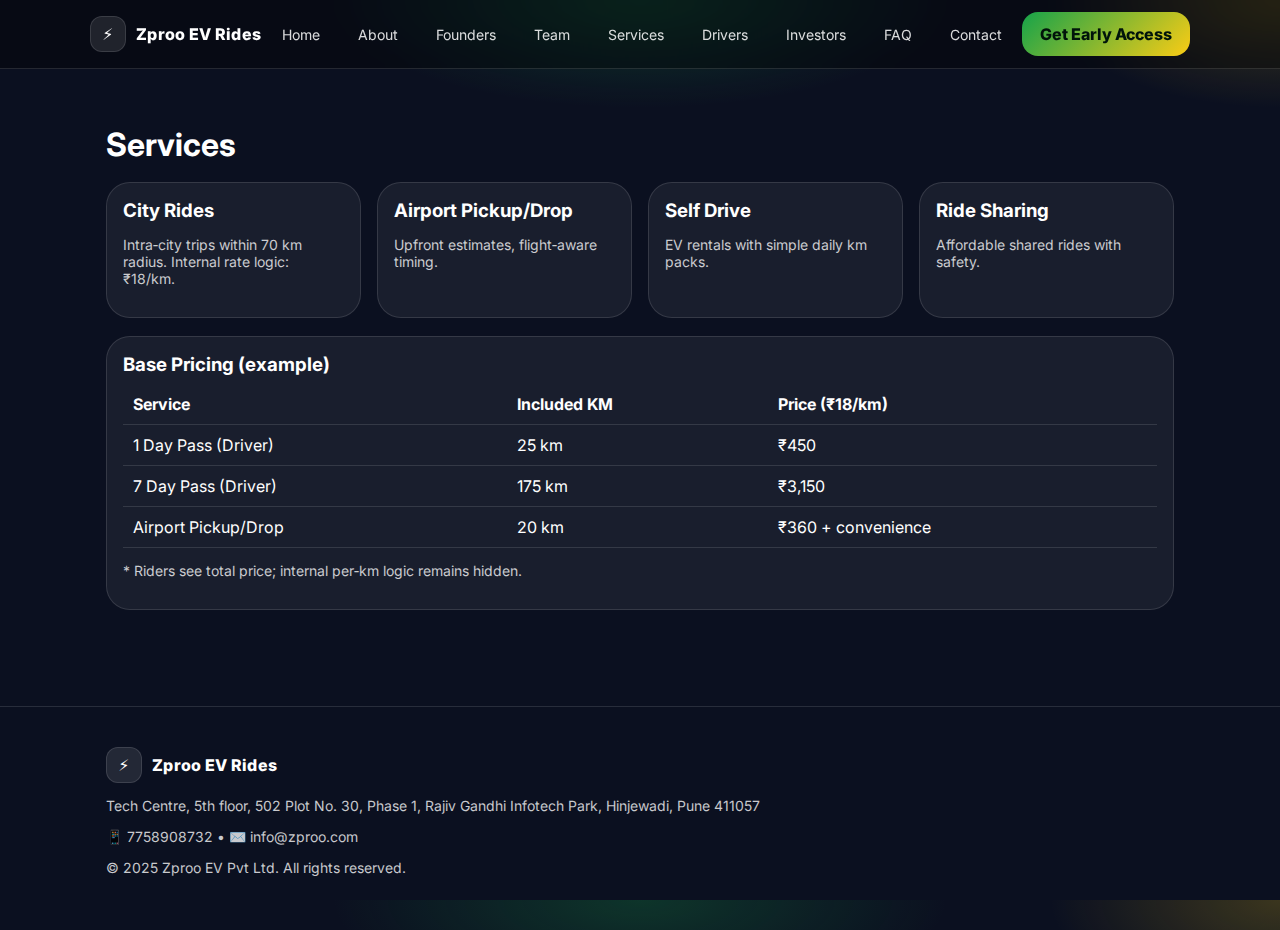
<file: services.html>
<!doctype html>
<html lang="en">
<head>
<meta charset="utf-8">
<meta name="viewport" content="width=device-width, initial-scale=1">
<title>Services — Zproo EV Rides</title>
<link rel="preconnect" href="https://fonts.googleapis.com">
<link rel="preconnect" href="https://fonts.gstatic.com" crossorigin>
<link href="https://fonts.googleapis.com/css2?family=Inter:wght@400;600;700;800&display=swap" rel="stylesheet">
<link rel="stylesheet" href="styles.css">
</head>
<body>
<header>
  <div class="container" style="display:flex;justify-content:space-between;align-items:center;padding:12px 0;">
    <div class="logo"><span class="logo-badge">⚡</span><span>Zproo EV Rides</span></div>
    <nav class="nav"><a href="index.html">Home</a><a href="about.html">About</a><a href="founders.html">Founders</a><a href="team.html">Team</a><a href="services.html">Services</a><a href="drivers.html">Drivers</a><a href="investors.html">Investors</a><a href="faq.html">FAQ</a><a href="contact.html">Contact</a></nav>
    <a class="btn" href="contact.html">Get Early Access</a>
  </div>
</header>

<section class="section">
  <div class="container">
    <h1>Services</h1>
    <div class="grid cols-4" style="margin-top:18px">
      <div class="card" style="padding:16px"><h3>City Rides</h3><p class="muted small">Intra‑city trips within 70 km radius. Internal rate logic: ₹18/km.</p></div>
      <div class="card" style="padding:16px"><h3>Airport Pickup/Drop</h3><p class="muted small">Upfront estimates, flight‑aware timing.</p></div>
      <div class="card" style="padding:16px"><h3>Self Drive</h3><p class="muted small">EV rentals with simple daily km packs.</p></div>
      <div class="card" style="padding:16px"><h3>Ride Sharing</h3><p class="muted small">Affordable shared rides with safety.</p></div>
    </div>
    <div class="card" style="padding:16px;margin-top:18px">
      <h3>Base Pricing (example)</h3>
      <table>
        <tr><th>Service</th><th>Included KM</th><th>Price (₹18/km)</th></tr>
        <tr><td>1 Day Pass (Driver)</td><td>25 km</td><td>₹450</td></tr>
        <tr><td>7 Day Pass (Driver)</td><td>175 km</td><td>₹3,150</td></tr>
        <tr><td>Airport Pickup/Drop</td><td>20 km</td><td>₹360 + convenience</td></tr>
      </table>
      <p class="muted small">* Riders see total price; internal per‑km logic remains hidden.</p>
    </div>
  </div>
</section>

<footer class="footer">
  <div class="container">
    <div class="logo"><span class="logo-badge">⚡</span><span>Zproo EV Rides</span></div>
    <p class="muted small">Tech Centre, 5th floor, 502 Plot No. 30, Phase 1, Rajiv Gandhi Infotech Park, Hinjewadi, Pune 411057</p>
    <p class="muted small">📱 7758908732 • ✉️ info@zproo.com</p>
    <p class="muted small">© 2025 Zproo EV Pvt Ltd. All rights reserved.</p>
  </div>
</footer>
</body>
</html>
</file>
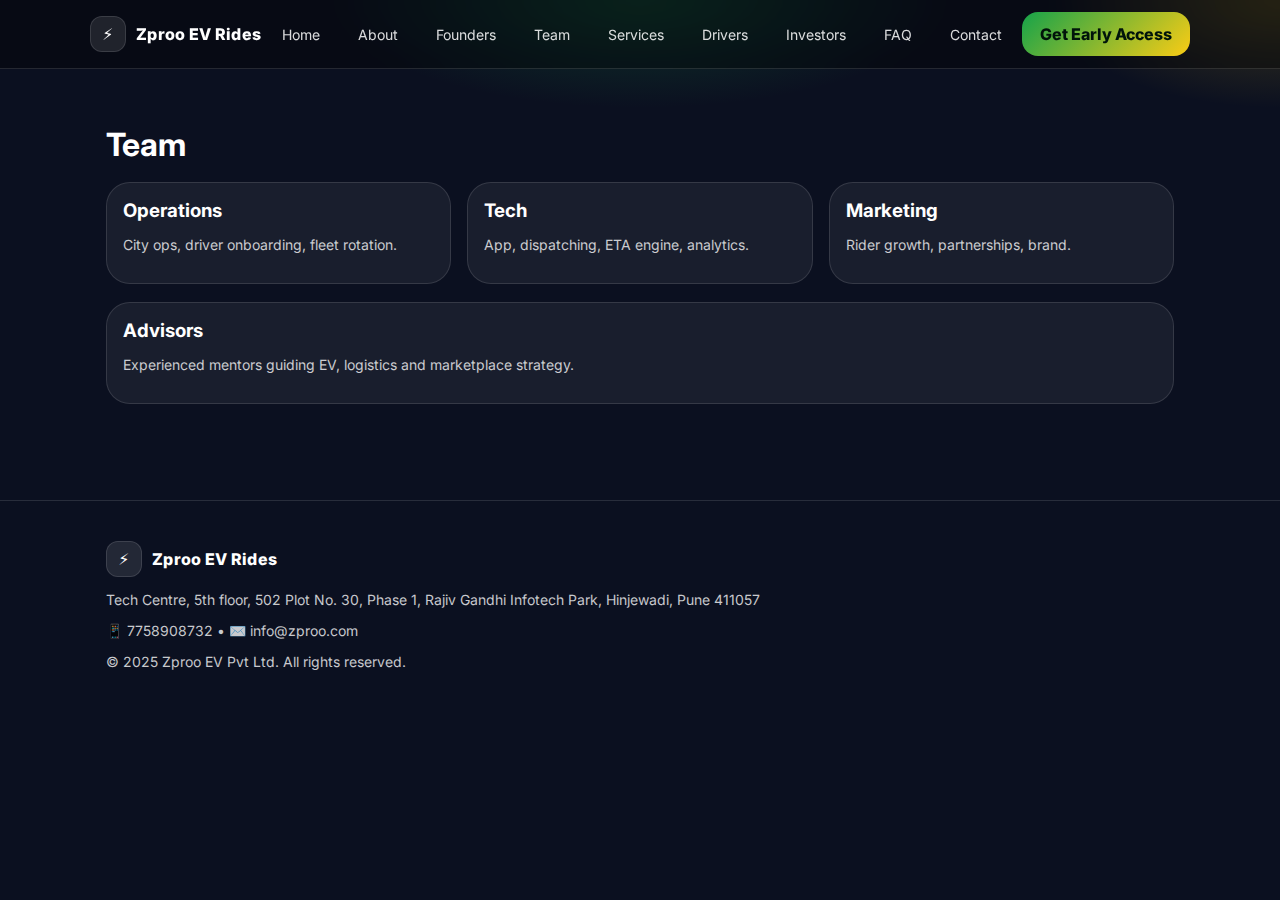
<file: team.html>
<!doctype html>
<html lang="en">
<head>
<meta charset="utf-8">
<meta name="viewport" content="width=device-width, initial-scale=1">
<title>Team — Zproo EV Rides</title>
<link rel="preconnect" href="https://fonts.googleapis.com">
<link rel="preconnect" href="https://fonts.gstatic.com" crossorigin>
<link href="https://fonts.googleapis.com/css2?family=Inter:wght@400;600;700;800&display=swap" rel="stylesheet">
<link rel="stylesheet" href="styles.css">
</head>
<body>
<header>
  <div class="container" style="display:flex;justify-content:space-between;align-items:center;padding:12px 0;">
    <div class="logo"><span class="logo-badge">⚡</span><span>Zproo EV Rides</span></div>
    <nav class="nav"><a href="index.html">Home</a><a href="about.html">About</a><a href="founders.html">Founders</a><a href="team.html">Team</a><a href="services.html">Services</a><a href="drivers.html">Drivers</a><a href="investors.html">Investors</a><a href="faq.html">FAQ</a><a href="contact.html">Contact</a></nav>
    <a class="btn" href="contact.html">Get Early Access</a>
  </div>
</header>

<section class="section">
  <div class="container">
    <h1>Team</h1>
    <div class="grid cols-3" style="margin-top:18px">
      <div class="card" style="padding:16px"><h3>Operations</h3><p class="muted small">City ops, driver onboarding, fleet rotation.</p></div>
      <div class="card" style="padding:16px"><h3>Tech</h3><p class="muted small">App, dispatching, ETA engine, analytics.</p></div>
      <div class="card" style="padding:16px"><h3>Marketing</h3><p class="muted small">Rider growth, partnerships, brand.</p></div>
    </div>
    <div class="card" style="padding:16px;margin-top:18px">
      <h3>Advisors</h3>
      <p class="muted small">Experienced mentors guiding EV, logistics and marketplace strategy.</p>
    </div>
  </div>
</section>

<footer class="footer">
  <div class="container">
    <div class="logo"><span class="logo-badge">⚡</span><span>Zproo EV Rides</span></div>
    <p class="muted small">Tech Centre, 5th floor, 502 Plot No. 30, Phase 1, Rajiv Gandhi Infotech Park, Hinjewadi, Pune 411057</p>
    <p class="muted small">📱 7758908732 • ✉️ info@zproo.com</p>
    <p class="muted small">© 2025 Zproo EV Pvt Ltd. All rights reserved.</p>
  </div>
</footer>
</body>
</html>
</file>
<file: styles.css>
:root{
  --bg:#0b1020;
  --card:rgba(255,255,255,0.06);
  --muted:rgba(255,255,255,0.78);
  --line:rgba(255,255,255,0.12);
  --green:#16a34a;
  --yellow:#facc15;
}
*{box-sizing:border-box}
html,body{margin:0;height:100%;scroll-behavior:smooth}
body{
  font-family:Inter,system-ui,-apple-system,Segoe UI,Roboto,Arial;
  color:#fff;
  background: radial-gradient(40% 20% at 50% 0%, rgba(22,163,74,.25), transparent 60%),
             radial-gradient(30% 20% at 100% 0%, rgba(250,204,21,.20), transparent 60%),
             #0b1020;
}
a{color:inherit;text-decoration:none}
.container{max-width:1100px;margin:0 auto;padding:0 16px}
header{position:sticky;top:0;background:rgba(0,0,0,.35);backdrop-filter:blur(10px);border-bottom:1px solid var(--line);z-index:10}
.nav{display:flex;gap:14px;flex-wrap:wrap;font-size:14px}
.nav a{opacity:.85;padding:10px 12px;border-radius:10px}
.nav a:hover{opacity:1;background:rgba(255,255,255,.06)}
.logo{display:flex;align-items:center;gap:10px;font-weight:800;letter-spacing:.3px}
.logo-badge{display:grid;place-content:center;height:36px;width:36px;border-radius:12px;background:rgba(255,255,255,.1);border:1px solid var(--line)}
.btn{background:linear-gradient(135deg,var(--green),var(--yellow));border:0;padding:12px 18px;border-radius:16px;color:#00140a;font-weight:800;cursor:pointer}
.btn.secondary{background:transparent;border:1px solid var(--line);color:#fff}
.hero{padding:72px 0 40px}
.card{background:var(--card);border:1px solid var(--line);border-radius:24px}
.grid{display:grid;gap:16px}
.cols-2{grid-template-columns:repeat(1,1fr)}
.cols-3{grid-template-columns:repeat(1,1fr)}
.cols-4{grid-template-columns:repeat(1,1fr)}
@media(min-width:720px){.cols-2{grid-template-columns:repeat(2,1fr)} .cols-3{grid-template-columns:repeat(3,1fr)}}
@media(min-width:980px){.cols-4{grid-template-columns:repeat(4,1fr)}}
.section{padding:56px 0}
h1,h2,h3{margin:0 0 8px}
.muted{color:var(--muted)}
.small{font-size:14px}
.footer{border-top:1px solid var(--line);padding:40px 0;margin-top:40px}
.pill{display:inline-block;border:1px solid var(--line);background:rgba(255,255,255,.08);padding:6px 10px;border-radius:999px;font-size:12px}
.price{font-size:28px;font-weight:800}
input,textarea,select{width:100%;padding:12px 14px;border-radius:14px;border:1px solid var(--line);background:rgba(0,0,0,.35);color:#fff}
label{font-size:14px;opacity:.9}
.form-row{display:grid;gap:12px;grid-template-columns:1fr}
@media(min-width:720px){.form-row{grid-template-columns:1fr 1fr}}
table{width:100%;border-collapse:collapse}
td,th{padding:10px;border-bottom:1px solid var(--line);text-align:left}
.badge{font-size:12px;border-radius:999px;padding:4px 8px;background:#d9f99d;color:#1a2e05;font-weight:800;display:inline-block}
.hr{height:1px;background:linear-gradient(90deg,transparent,var(--green),var(--yellow),transparent);border:0;margin:18px 0}
</file>
